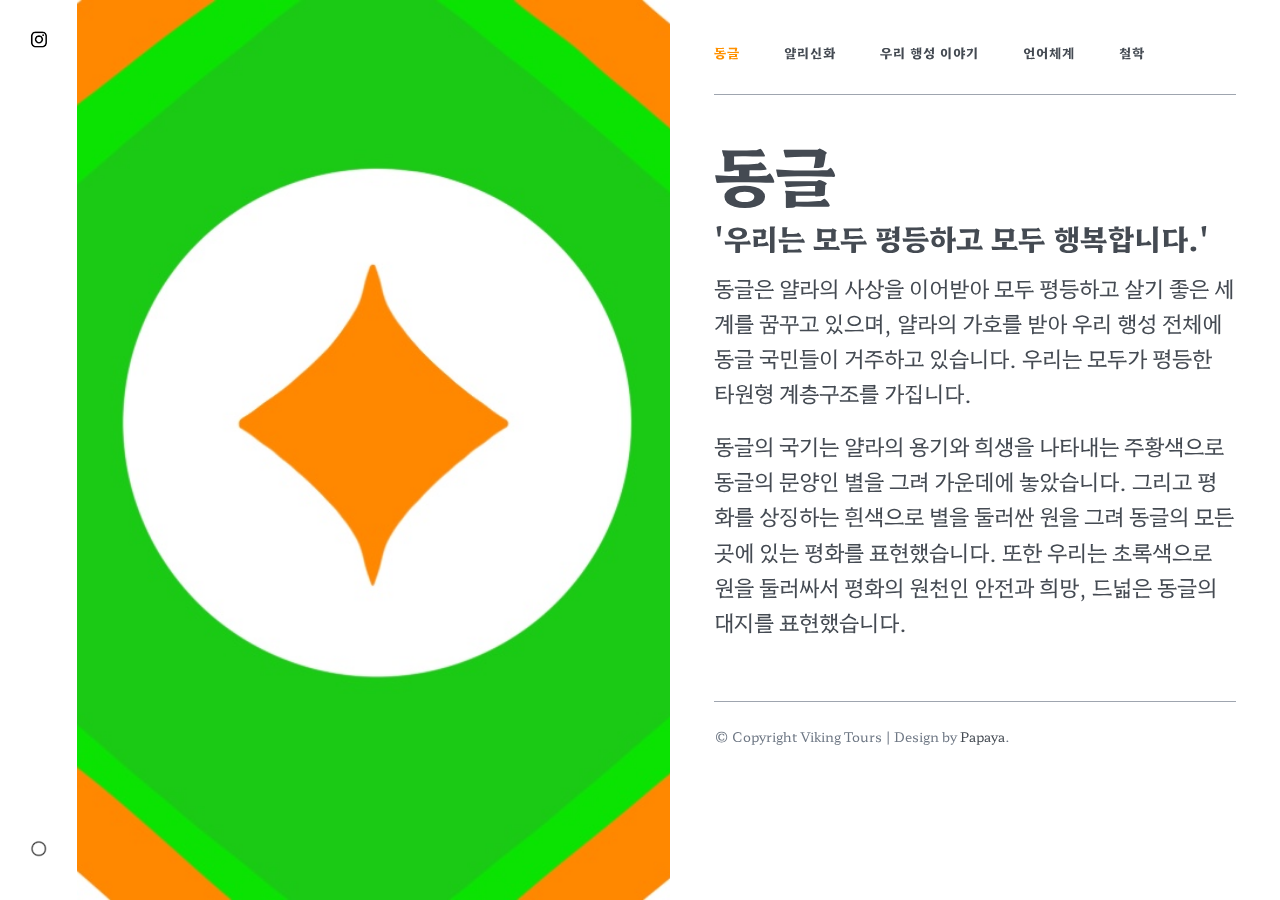
<file: index.html>
<!doctype html>
<html lang="en-us">

    <head>

        <!-- Meta -->
        <meta charset="utf-8">
        <meta http-equiv="x-ua-compatible" content="ie=edge">
        <meta name="viewport" content="width=device-width,initial-scale=1">

        <title>동글</title>
        <meta name="description" content="">

        <!-- The compiled CSS file -->
        <link rel="stylesheet" href="production.css">

        <!-- Web fonts -->
        <link rel="preconnect" href="https://fonts.googleapis.com">
        <link rel="preconnect" href="https://fonts.gstatic.com" crossorigin>
        <link href="https://fonts.googleapis.com/css2?family=Hahmlet&display=swap" rel="stylesheet">
        <style>
                body, h1, h2, h3, h4, h5, h6, p, span {
                     font-family: 'hahmlet'!important;
                             }
         </style>

        <!-- favicon.ico. Place these in the root directory. -->
        <link rel="shortcut icon" href="favicon.ico">

    </head>

    <body>


    <div class="grid-row">

                <!-- Header -->
        <header class="header full-width">

            <!-- Mobile header -->
            <div class="show-on-mobile pt1 pl2 pr2 mb1">
                <div class="border--bottom pt1">
                    <div class="grid-row grid-row--center pb1">
                        <div class="grid-column span-half">
                            <!-- Mobile logo -->
                            <div class="mb0"><img class="logo--mobile" src="동글로고 (2).png" alt="logo" title="동글"></div>
                        </div>
                        <div class="grid-column span-half align--right">
                            <!-- Mobile social links -->
                            <ul class="mobile-social-links list--inline">
                                <li class="mr1"><a class="link link--default" href="https://www.instagram.com/future_161/?next=%2F"><img class="icon" src="instagram.webp" alt="Instagram" title="future161"></a></li>
                            </ul>
                        </div>
                    </div>
                </div>
            </div>

            <!-- Desktop header -->
            <!-- Desktop logo -->
            <h1 class="hide-on-mobile logo-container absolute block full-width align--center"><img class="logo--desktop" src="동글로고 (2).png" alt="logo" title="동글"></h1>
            <!-- Social links -->
            <ul class="pt1 no-bullets align--center hide-on-mobile">
                <li><a class="link link--default" href="https://www.instagram.com/future_161/?next=%2F"><img class="icon" src="instagram.webp" alt="Instagram" title = 'future161'></a></li>

            </ul>

        </header>
        
        <!-- Hero image -->
        <div class="hero-container full-width show-on-mobile pt1 pl2 pr2">
            <div class="hero full-width full-height" style="background:rgba(0,0,0,0) url(동글\ 국기.jpeg) no-repeat scroll center center/cover"></div>
        </div>
        <div class="hide-on-mobile hero" style="background:rgba(0,0,0,0) url(동글\ 국기.jpeg) no-repeat scroll center center/cover"></div>

        <!-- Body -->
        <div class="body full-width pt1 pr2 pb2 pl2">
            <!-- Navigation -->
            <nav class="navigation border--bottom pt1">
                <ul class="no-bullets list--inline pb1 bold">
                    <li class="small mr2"><a class="link link--text current" href="index.html">동글</a></li>
                    <li class="small mr2"><a class="link link--text" href="얄리신화.html">얄리신화</a></li>
                    <li class="small mr2"><a class="link link--text" href="우리 행성 이야기.html">우리 행성 이야기</a></li>
                    <li class="small mr2"><a class="link link--text" href="언어체계.html">언어체계</a></li>
                    <li class="small"><a class="link link--text" href="철학.html">철학</a></li>
                </ul>
            </nav>
            <!-- Page Content -->
            <main class="content pt2 pb2">
                <h2>동글</h2>
                <h3>'우리는 모두 평등하고 모두 행복합니다.'</h3>
                <p>동글은 얄라의 사상을 이어받아 모두 평등하고 살기 좋은 세계를 꿈꾸고 있으며, 얄라의 가호를 받아 우리 행성 전체에 동글 국민들이 거주하고 있습니다. 우리는 모두가 평등한 타원형 계층구조를 가집니다. </p>
                    <p>동글의 국기는 얄라의 용기와 희생을 나타내는 주황색으로 동글의 문양인 별을 그려 가운데에 놓았습니다. 그리고 평화를 상징하는 흰색으로 별을 둘러싼 원을 그려 동글의 모든 곳에 있는 평화를 표현했습니다. 또한 우리는 초록색으로 원을 둘러싸서 평화의 원천인 안전과 희망, 드넓은 동글의 대지를 표현했습니다.</p>
            </main>
                        <!-- Footer -->
            <footer class="border--top pt1 pb1">
                <p class="text--gray small mb0">&copy; Copyright Viking Tours | Design by <a href="https://www.eatapapaya.com" class="link link--text">Papaya</a>.</p>
            </footer>
        </div><!-- end Body -->

    </div>

    </body>
</html>
</file>
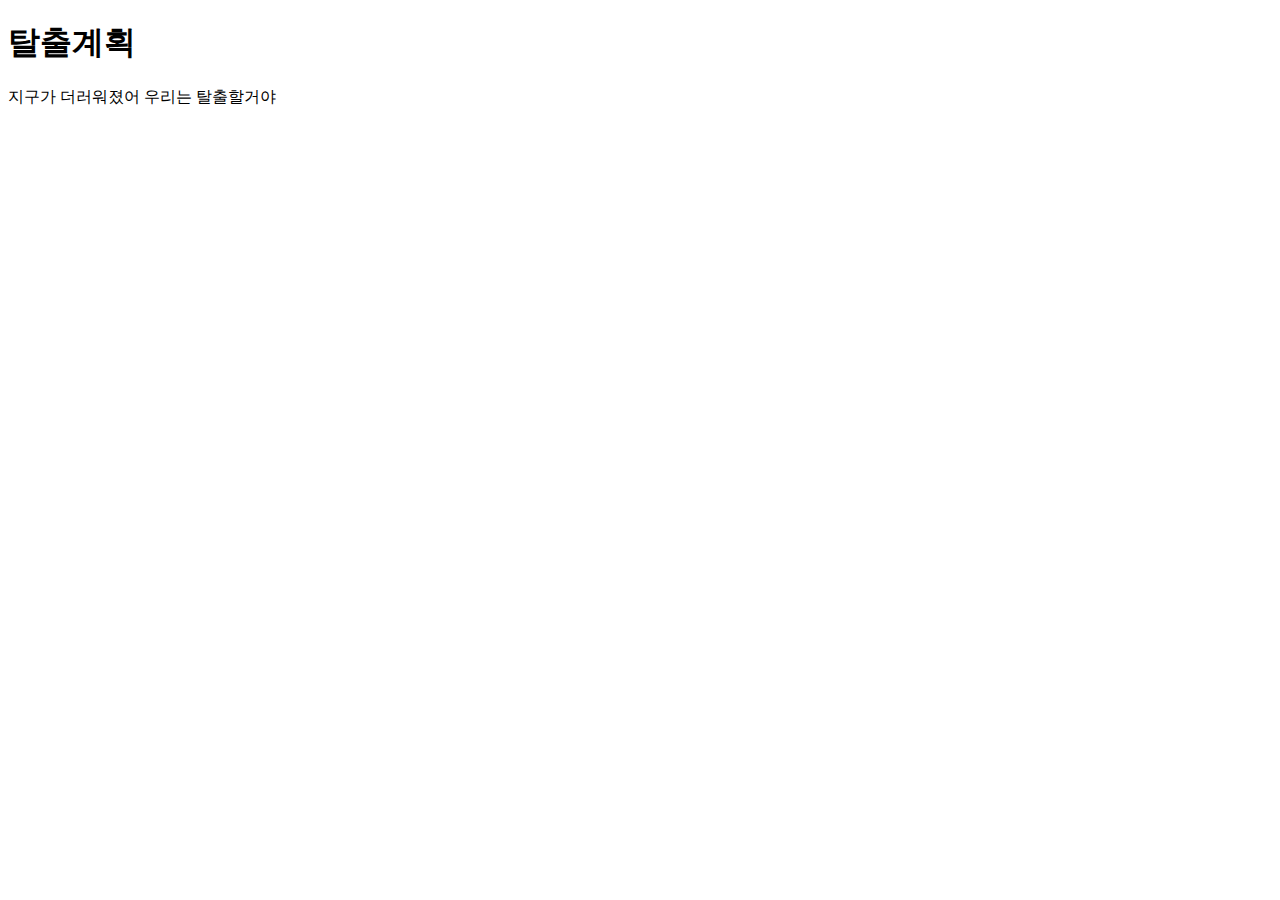
<file: home.html>
<!DOCTYPE html>
<html lang="en">
<head>
    <meta charset="UTF-8">
    <meta name="viewport" content="width=device-width, initial-scale=1.0">
    <title>Home</title>
</head>
<body>
   <h1>탈출계획</h1>
    지구가 더러워졌어 우리는 탈출할거야
    
</body>
</html>
</file>
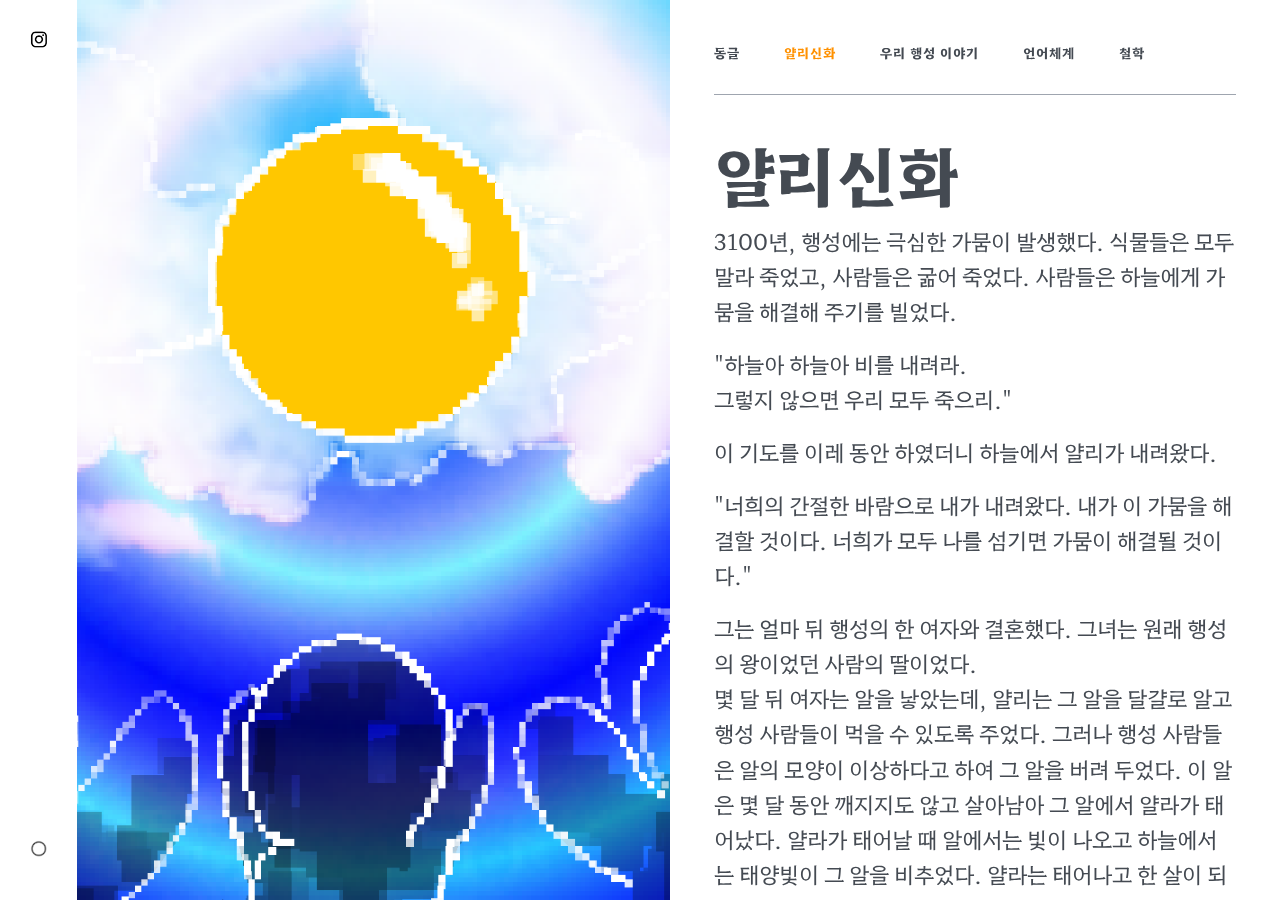
<file: 얄리신화.html>
<!doctype html>
<html lang="en-us">

    <head>

        <!-- Meta -->
        <meta charset="utf-8">
        <meta http-equiv="x-ua-compatible" content="ie=edge">
        <meta name="viewport" content="width=device-width,initial-scale=1">

        <title>동글</title>
        <meta name="description" content="">

        <!-- The compiled CSS file -->
        <link rel="stylesheet" href="production.css">

        <!-- Web fonts -->
        <link rel="preconnect" href="https://fonts.googleapis.com">
        <link rel="preconnect" href="https://fonts.gstatic.com" crossorigin>
        <link href="https://fonts.googleapis.com/css2?family=Hahmlet&display=swap" rel="stylesheet">
        <style>
                body, h1, h2, h3, h4, h5, h6, p, span {
                     font-family: 'hahmlet'!important;
                             }
         </style>

        <!-- favicon.ico. Place these in the root directory. -->
        <link rel="shortcut icon" href="favicon.ico">

    </head>

    <body>


    <div class="grid-row">

                <!-- Header -->
        <header class="header full-width">

            <!-- Mobile header -->
            <div class="show-on-mobile pt1 pl2 pr2 mb1">
                <div class="border--bottom pt1">
                    <div class="grid-row grid-row--center pb1">
                        <div class="grid-column span-half">
                            <!-- Mobile logo -->
                            <div class="mb0"><img class="logo--mobile" src="동글로고 (2).png" alt="logo" title="동글"></div>
                        </div>
                        <div class="grid-column span-half align--right">
                            <!-- Mobile social links -->
                            <ul class="mobile-social-links list--inline">
                                <li class="mr1"><a class="link link--default" href="https://www.instagram.com/future_161/?next=%2F"><img class="icon" src="instagram.webp" alt="Instagram" title="future161"></a></li>
                            </ul>
                        </div>
                    </div>
                </div>
            </div>

            <!-- Desktop header -->
            <!-- Desktop logo -->
            <h1 class="hide-on-mobile logo-container absolute block full-width align--center"><img class="logo--desktop" src="동글로고 (2).png" alt="logo" title="동글"></h1>
            <!-- Social links -->
            <ul class="pt1 no-bullets align--center hide-on-mobile">
                <li><a class="link link--default" href="https://www.instagram.com/future_161/?next=%2F"><img class="icon" src="instagram.webp" alt="Instagram" title = 'future161'></a></li>

            </ul>

        </header>
        
        <!-- Hero image -->
        <div class="hero-container full-width show-on-mobile pt1 pl2 pr2">
            <div class="hero full-width full-height" style="background:rgba(0,0,0,0) url(황금공.png) no-repeat scroll center center/cover"></div>
        </div>
        <div class="hide-on-mobile hero" style="background:rgba(0,0,0,0) url(황금공.png) no-repeat scroll center center/cover"></div>

        <!-- Body -->
        <div class="body full-width pt1 pr2 pb2 pl2">
            <!-- Navigation -->
            <nav class="navigation border--bottom pt1">
                <ul class="no-bullets list--inline pb1 bold">
                    <li class="small mr2"><a class="link link--text" href="index.html">동글</a></li>
                    <li class="small mr2"><a class="link link--text current" href="얄리신화.html">얄리신화</a></li>
                    <li class="small mr2"><a class="link link--text" href="우리 행성 이야기.html">우리 행성 이야기</a></li>
                    <li class="small mr2"><a class="link link--text" href="언어체계.html">언어체계</a></li>
                    <li class="small"><a class="link link--text" href="철학.html">철학</a></li>
                </ul>
            </nav>
            <!-- Page Content -->
            <main class="content pt2 pb2">
                <h2>얄리신화</h2>
                <p>3100년, 행성에는 극심한 가뭄이 발생했다. 식물들은 모두 말라 죽었고, 사람들은 굶어 죽었다.
                    사람들은 하늘에게 가뭄을 해결해 주기를 빌었다.</p>
                    <p>"하늘아 하늘아 비를 내려라.<br>
                    그렇지 않으면 우리 모두 죽으리."</p>
                    <p>이 기도를 이레 동안 하였더니 하늘에서 얄리가 내려왔다.</p>
                    <p>"너희의 간절한 바람으로 내가 내려왔다. 내가 이 가뭄을 해결할 것이다. 너희가 모두 나를 섬기면 가뭄이 해결될 것이다."</p>
                    <p>그는 얼마 뒤 행성의 한 여자와 결혼했다. 그녀는 원래 행성의 왕이었던 사람의 딸이었다.<br>
                    몇 달 뒤 여자는 알을 낳았는데, 얄리는 그 알을 달걀로 알고 행성 사람들이 먹을 수 있도록 주었다. 그러나 행성 사람들은 알의 모양이 이상하다고 하여 그 알을 버려 두었다. 이 알은 몇 달 동안 깨지지도 않고 살아남아 그 알에서 얄라가 태어났다. 얄라가 태어날 때 알에서는 빛이 나오고 하늘에서는 태양빛이 그 알을 비추었다.
                    얄라는 태어나고 한 살이 되지 않아 행성의 말을 유창하게 할 줄 알았다. 얄라가 한 살 때에는 마른 강가에 침을 뱉었더니 강이 다시 생기고 며칠 뒤에는 비가 내렸다. 행성은 다시 풍족해졌고, 사람들은 행복해졌다.</p>
                    <p>몇 년 뒤 얄라가 스무 살이 되었을 때에는 그의 어머니가 지병으로 죽었다. 몇 달 뒤에는 얄리가 슬픔을 이기지 못해 다시 하늘로 돌아갔다. 얄라는 혼자 남았다.</p>
                    <p>그런 얄라를 노리는 사람이 있었다. 청산은 얄리가 나타나기 전, 행성에 가뭄이 오기도 전에 행성의 왕이라고 불렸던 사람이다. 그는 자신이 이제는 권력이 없다는 사실을 인정할 수 없었다. 그는 얄리와 얄라가 자신의 행성을 무단 점거하고 있다고 믿었다. 그래서 그는 얄라를 없애려고 했다. 청산은 얄라가 자는 동안 그의 머리에 레이저를 쐈지만 얄라는 그 레이저를 피했다. 얄라의 아버지 얄리가 떠나기 전 두고 간 꼭두각시 인형인 얄라셩이 그날 밤 청산이 얄라의 머리에 레이저를 쏠 것이라는 걸 미리 알려주었던 것이다.<br>
                    얄라는 얄라셩의 도움을 받아 청산을 감옥에 넣었지만 나라에는 왕이 없어서 혼란스러웠다. 이때에 얄라는 행성 사람들에게 연설을 했다.</p>
                    <p>"나는 혼란스러운 행성을 바로잡기 위해 아버지 얄리가 남기고 간 아들 얄라이다. 내가 이제 그들을 평화롭게 할 테니 모두 나를 따르라."</p>
                    <p>사람들은 그가 얄리의 아들이라는 것을 깨닫고 환호했다. 얼마 안 가 얄라는 나라의 왕이 되었다. 왕은 나라의 이름을 동글이라 하였다. 동글은 왕의 마음씨로 인해 풍족해졌고, 나라의 사람들은 모두 행복해졌다.</p>
            </main>
                        <!-- Footer -->
            <footer class="border--top pt1 pb1">
                <p class="text--gray small mb0">&copy; Copyright Viking Tours | Design by <a href="https://www.eatapapaya.com" class="link link--text">Papaya</a>.</p>
            </footer>
        </div><!-- end Body -->

    </div>

    </body>
</html>
</file>
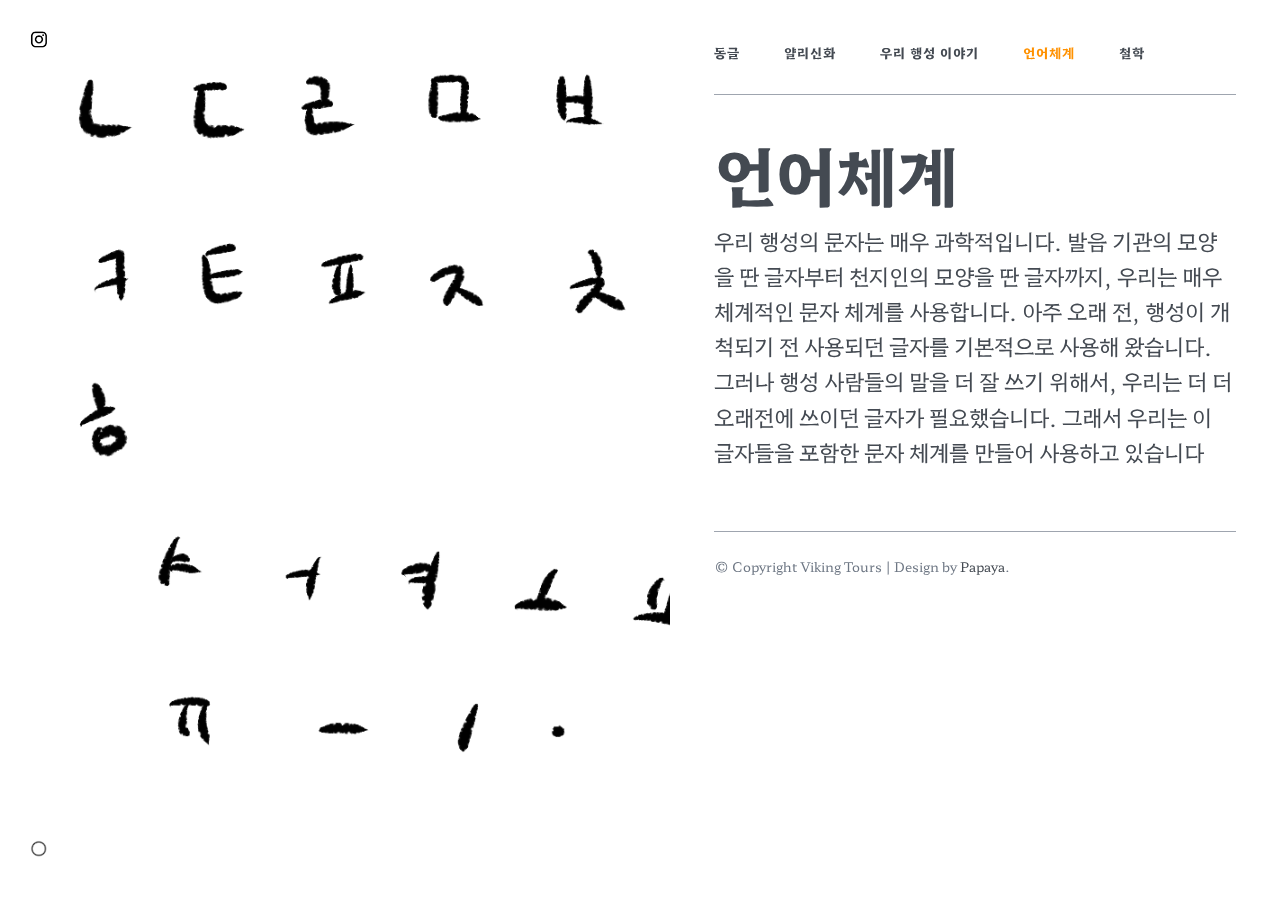
<file: 언어체계.html>
<!doctype html>
<html lang="en-us">

    <head>

        <!-- Meta -->
        <meta charset="utf-8">
        <meta http-equiv="x-ua-compatible" content="ie=edge">
        <meta name="viewport" content="width=device-width,initial-scale=1">

        <title>동글</title>
        <meta name="description" content="">

        <!-- The compiled CSS file -->
        <link rel="stylesheet" href="production.css">

        <!-- Web fonts -->
        <link rel="preconnect" href="https://fonts.googleapis.com">
        <link rel="preconnect" href="https://fonts.gstatic.com" crossorigin>
        <link href="https://fonts.googleapis.com/css2?family=Hahmlet&display=swap" rel="stylesheet">
        <style>
                body, h1, h2, h3, h4, h5, h6, p, span {
                     font-family: 'hahmlet'!important;
                             }
         </style>

        <!-- favicon.ico. Place these in the root directory. -->
        <link rel="shortcut icon" href="favicon.ico">

    </head>

    <body>


    <div class="grid-row">

                <!-- Header -->
        <header class="header full-width">

            <!-- Mobile header -->
            <div class="show-on-mobile pt1 pl2 pr2 mb1">
                <div class="border--bottom pt1">
                    <div class="grid-row grid-row--center pb1">
                        <div class="grid-column span-half">
                            <!-- Mobile logo -->
                            <div class="mb0"><img class="logo--mobile" src="동글로고 (2).png" alt="logo" title="동글"></div>
                        </div>
                        <div class="grid-column span-half align--right">
                            <!-- Mobile social links -->
                            <ul class="mobile-social-links list--inline">
                                <li class="mr1"><a class="link link--default" href="https://www.instagram.com/future_161/?next=%2F"><img class="icon" src="instagram.webp" alt="Instagram" title="future161"></a></li>
                            </ul>
                        </div>
                    </div>
                </div>
            </div>

            <!-- Desktop header -->
            <!-- Desktop logo -->
            <h1 class="hide-on-mobile logo-container absolute block full-width align--center"><img class="logo--desktop" src="동글로고 (2).png" alt="logo" title="동글"></h1>
            <!-- Social links -->
            <ul class="pt1 no-bullets align--center hide-on-mobile">
                <li><a class="link link--default" href="https://www.instagram.com/future_161/?next=%2F"><img class="icon" src="instagram.webp" alt="Instagram" title = 'future161'></a></li>

            </ul>

        </header>
        
        <!-- Hero image -->
        <div class="hero-container full-width show-on-mobile pt1 pl2 pr2">
            <div class="hero full-width full-height" style="background:rgba(0,0,0,0) url(언어체계.png) no-repeat scroll center center/cover"></div>
        </div>
        <div class="hide-on-mobile hero" style="background:rgba(0,0,0,0) url(언어체계.png) no-repeat scroll center center/cover"></div>

        <!-- Body -->
        <div class="body full-width pt1 pr2 pb2 pl2">
            <!-- Navigation -->
            <nav class="navigation border--bottom pt1">
                <ul class="no-bullets list--inline pb1 bold">
                    <li class="small mr2"><a class="link link--text" href="index.html">동글</a></li>
                    <li class="small mr2"><a class="link link--text" href="얄리신화.html">얄리신화</a></li>
                    <li class="small mr2"><a class="link link--text" href="우리 행성 이야기.html">우리 행성 이야기</a></li>
                    <li class="small mr2"><a class="link link--text current" href="언어체계.html">언어체계</a></li>
                    <li class="small"><a class="link link--text" href="철학.html">철학</a></li>
                </ul>
            </nav>
            <!-- Page Content -->
            <main class="content pt2 pb2">
                <h2>언어체계</h2>
                <p>우리 행성의 문자는 매우 과학적입니다. 발음 기관의 모양을 딴 글자부터 천지인의 모양을 딴 글자까지, 우리는 매우 체계적인 문자 체계를 사용합니다. 아주 오래 전, 행성이 개척되기 전 사용되던 글자를 기본적으로 사용해 왔습니다. 그러나 행성 사람들의 말을 더 잘 쓰기 위해서, 우리는 더 더 오래전에 쓰이던 글자가 필요했습니다. 그래서 우리는 이 글자들을 포함한 문자 체계를 만들어 사용하고 있습니다</p>
            </main>
                        <!-- Footer -->
            <footer class="border--top pt1 pb1">
                <p class="text--gray small mb0">&copy; Copyright Viking Tours | Design by <a href="https://www.eatapapaya.com" class="link link--text">Papaya</a>.</p>
            </footer>
        </div><!-- end Body -->

    </div>

    </body>
</html>
</file>
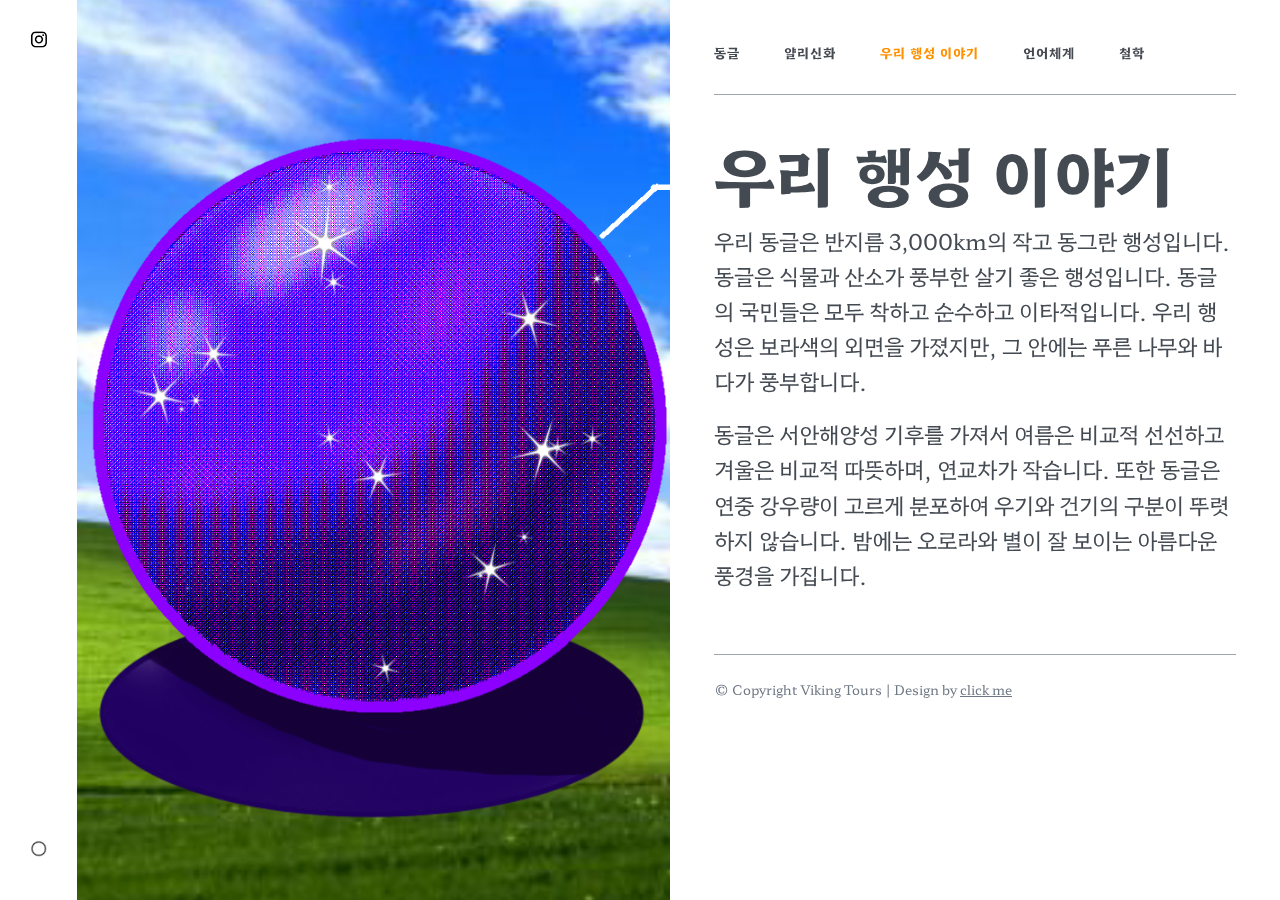
<file: 우리 행성 이야기.html>
<!doctype html>
<html lang="en-us">

    <head>

        <!-- Meta -->
        <meta charset="utf-8">
        <meta http-equiv="x-ua-compatible" content="ie=edge">
        <meta name="viewport" content="width=device-width,initial-scale=1">

        <title>동글</title>
        <meta name="description" content="">

        <!-- The compiled CSS file -->
        <link rel="stylesheet" href="production.css">

        <!-- Web fonts -->
        <link rel="preconnect" href="https://fonts.googleapis.com">
        <link rel="preconnect" href="https://fonts.gstatic.com" crossorigin>
        <link href="https://fonts.googleapis.com/css2?family=Hahmlet&display=swap" rel="stylesheet">
        <style>
                body, h1, h2, h3, h4, h5, h6, p, span {
                     font-family: 'hahmlet'!important;
                             }
         </style>

        <!-- favicon.ico. Place these in the root directory. -->
        <link rel="shortcut icon" href="favicon.ico">

    </head>

    <body>


    <div class="grid-row">

                <!-- Header -->
        <header class="header full-width">

            <!-- Mobile header -->
            <div class="show-on-mobile pt1 pl2 pr2 mb1">
                <div class="border--bottom pt1">
                    <div class="grid-row grid-row--center pb1">
                        <div class="grid-column span-half">
                            <!-- Mobile logo -->
                            <div class="mb0"><img class="logo--mobile" src="동글로고 (2).png" alt="logo" title="동글"></div>
                        </div>
                        <div class="grid-column span-half align--right">
                            <!-- Mobile social links -->
                            <ul class="mobile-social-links list--inline">
                                <li class="mr1"><a class="link link--default" href="https://www.instagram.com/future_161/?next=%2F"><img class="icon" src="instagram.webp" alt="Instagram" title="future161"></a></li>
                            </ul>
                        </div>
                    </div>
                </div>
            </div>

            <!-- Desktop header -->
            <!-- Desktop logo -->
            <h1 class="hide-on-mobile logo-container absolute block full-width align--center"><img class="logo--desktop" src="동글로고 (2).png" alt="logo" title="동글"></h1>
            <!-- Social links -->
            <ul class="pt1 no-bullets align--center hide-on-mobile">
                <li><a class="link link--default" href="https://www.instagram.com/future_161/?next=%2F"><img class="icon" src="instagram.webp" alt="Instagram" title = 'future161'></a></li>

            </ul>

        </header>
        
        <!-- Hero image -->
        <div class="hero-container full-width show-on-mobile pt1 pl2 pr2">
            <div class="hero full-width full-height" style="background:rgba(0,0,0,0) url(더좋은동글지도.png) no-repeat scroll center center/cover"></div>
        </div>
        <div class="hide-on-mobile hero" style="background:rgba(0,0,0,0) url(더좋은동글지도.png) no-repeat scroll center center/cover"></div>

        <!-- Body -->
        <div class="body full-width pt1 pr2 pb2 pl2">
            <!-- Navigation -->
            <nav class="navigation border--bottom pt1">
                <ul class="no-bullets list--inline pb1 bold">
                    <li class="small mr2"><a class="link link--text" href="index.html">동글</a></li>
                    <li class="small mr2"><a class="link link--text" href="얄리신화.html">얄리신화</a></li>
                    <li class="small mr2"><a class="link link--text current" href="우리 행성 이야기.html">우리 행성 이야기</a></li>
                    <li class="small mr2"><a class="link link--text" href="언어체계.html">언어체계</a></li>
                    <li class="small"><a class="link link--text" href="철학.html">철학</a></li>
                </ul>
            </nav>
            <!-- Page Content -->
            <main class="content pt2 pb2">
                <h2>우리 행성 이야기</h2>
                <p>우리 동글은 반지름 3,000km의 작고 동그란 행성입니다. 동글은 식물과 산소가 풍부한 살기 좋은 행성입니다. 동글의 국민들은 모두 착하고 순수하고 이타적입니다. 우리 행성은 보라색의 외면을 가졌지만, 그 안에는 푸른 나무와 바다가 풍부합니다.</p> <p> 동글은 서안해양성 기후를 가져서 여름은 비교적 선선하고 겨울은 비교적 따뜻하며, 연교차가 작습니다. 또한 동글은 연중 강우량이 고르게 분포하여 우기와 건기의 구분이 뚜렷하지 않습니다. 밤에는 오로라와 별이 잘 보이는 아름다운 풍경을 가집니다. </p>
            </main>
                        <!-- Footer -->
            <footer class="border--top pt1 pb1">
                <p class="text--gray small mb0">&copy; Copyright Viking Tours | Design by <a href="home.html" class="text--gray small mb0">click me</a></p>
        </div><!-- end Body -->

    </div>

    </body>
</html>
</file>
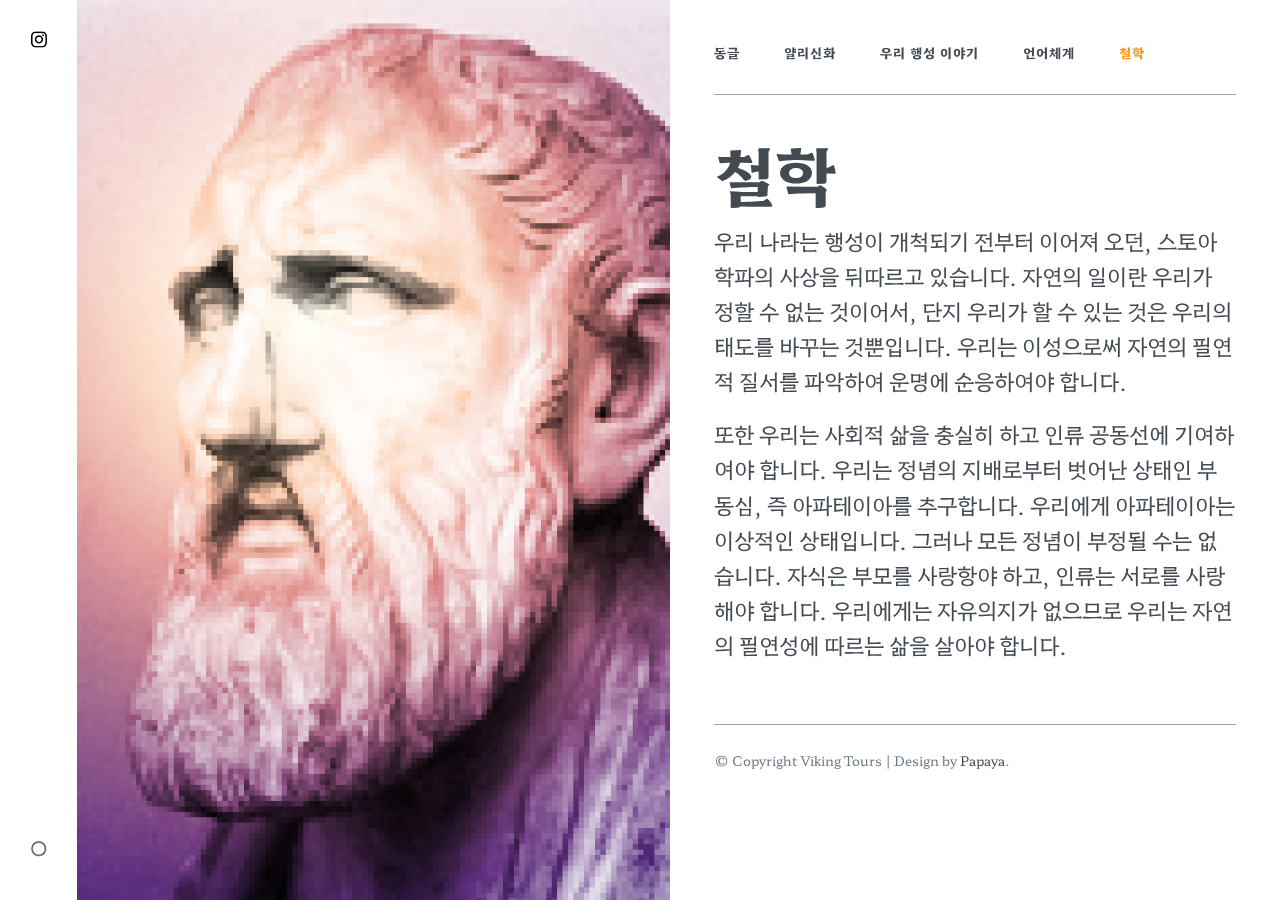
<file: 철학.html>
<!doctype html>
<html lang="en-us">

    <head>

        <!-- Meta -->
        <meta charset="utf-8">
        <meta http-equiv="x-ua-compatible" content="ie=edge">
        <meta name="viewport" content="width=device-width,initial-scale=1">

        <title>동글</title>
        <meta name="description" content="">

        <!-- The compiled CSS file -->
        <link rel="stylesheet" href="production.css">

        <!-- Web fonts -->
        <link rel="preconnect" href="https://fonts.googleapis.com">
        <link rel="preconnect" href="https://fonts.gstatic.com" crossorigin>
        <link href="https://fonts.googleapis.com/css2?family=Hahmlet&display=swap" rel="stylesheet">
        <style>
                body, h1, h2, h3, h4, h5, h6, p, span {
                     font-family: 'hahmlet'!important;
                             }
         </style>

        <!-- favicon.ico. Place these in the root directory. -->
        <link rel="shortcut icon" href="favicon.ico">

    </head>

    <body>


    <div class="grid-row">

                <!-- Header -->
        <header class="header full-width">

            <!-- Mobile header -->
            <div class="show-on-mobile pt1 pl2 pr2 mb1">
                <div class="border--bottom pt1">
                    <div class="grid-row grid-row--center pb1">
                        <div class="grid-column span-half">
                            <!-- Mobile logo -->
                            <div class="mb0"><img class="logo--mobile" src="동글로고 (2).png" alt="logo" title="동글"></div>
                        </div>
                        <div class="grid-column span-half align--right">
                            <!-- Mobile social links -->
                            <ul class="mobile-social-links list--inline">
                                <li class="mr1"><a class="link link--default" href="https://www.instagram.com/future_161/?next=%2F"><img class="icon" src="instagram.webp" alt="Instagram" title="future161"></a></li>
                            </ul>
                        </div>
                    </div>
                </div>
            </div>

            <!-- Desktop header -->
            <!-- Desktop logo -->
            <h1 class="hide-on-mobile logo-container absolute block full-width align--center"><img class="logo--desktop" src="동글로고 (2).png" alt="logo" title="동글"></h1>
            <!-- Social links -->
            <ul class="pt1 no-bullets align--center hide-on-mobile">
                <li><a class="link link--default" href="https://www.instagram.com/future_161/?next=%2F"><img class="icon" src="instagram.webp" alt="Instagram" title = 'future161'></a></li>

            </ul>

        </header>
        
        <!-- Hero image -->
        <div class="hero-container full-width show-on-mobile pt1 pl2 pr2">
            <div class="hero full-width full-height" style="background:rgba(0,0,0,0) url(스토.png) no-repeat scroll center center/cover"></div>
        </div>
        <div class="hide-on-mobile hero" style="background:rgba(0,0,0,0) url(스토.png) no-repeat scroll center center/cover"></div>

        <!-- Body -->
        <div class="body full-width pt1 pr2 pb2 pl2">
            <!-- Navigation -->
            <nav class="navigation border--bottom pt1">
                <ul class="no-bullets list--inline pb1 bold">
                    <li class="small mr2"><a class="link link--text" href="index.html">동글</a></li>
                    <li class="small mr2"><a class="link link--text" href="얄리신화.html">얄리신화</a></li>
                    <li class="small mr2"><a class="link link--text" href="우리 행성 이야기.html">우리 행성 이야기</a></li>
                    <li class="small mr2"><a class="link link--text" href="언어체계.html">언어체계</a></li>
                    <li class="small"><a class="link link--text current" href="철학.html">철학</a></li>
                </ul>
            </nav>
            <!-- Page Content -->
            <main class="content pt2 pb2">
                <h2>철학</h2>
                <p>우리 나라는 행성이 개척되기 전부터 이어져 오던, 스토아 학파의 사상을 뒤따르고 있습니다. 자연의 일이란 우리가 정할 수 없는 것이어서, 단지 우리가 할 수 있는 것은 우리의 태도를 바꾸는 것뿐입니다. 우리는 이성으로써 자연의 필연적 질서를 파악하여 운명에 순응하여야 합니다.</p> <p> 또한 우리는 사회적 삶을 충실히 하고 인류 공동선에 기여하여야 합니다. 우리는 정념의 지배로부터 벗어난 상태인 부동심, 즉 아파테이아를 추구합니다. 우리에게 아파테이아는 이상적인 상태입니다. 그러나 모든 정념이 부정될 수는 없습니다. 자식은 부모를 사랑항야 하고, 인류는 서로를 사랑해야 합니다. 우리에게는 자유의지가 없으므로 우리는 자연의 필연성에 따르는 삶을 살아야 합니다.
                </p>
            </main>
                        <!-- Footer -->
            <footer class="border--top pt1 pb1">
                <p class="text--gray small mb0">&copy; Copyright Viking Tours | Design by <a href="https://www.eatapapaya.com" class="link link--text">Papaya</a>.</p>
            </footer>
        </div><!-- end Body -->

    </div>

    </body>
</html>
</file>
<file: production.css>
/*! normalize.css v7.0.0 | MIT License | github.com/necolas/normalize.css */
html {
    line-height: 1.15;
    -ms-text-size-adjust: 100%;
    -webkit-text-size-adjust: 100%
}

body {
    margin: 0
}

article,
aside,
footer,
header,
nav,
section {
    display: block
}

h1 {
    font-size: 2em;
    margin: .67em 0
}

figcaption,
figure,
main {
    display: block
}

figure {
    margin: 1em 40px
}

hr {
    -webkit-box-sizing: content-box;
    box-sizing: content-box;
    height: 0;
    overflow: visible
}

pre {
    font-family: monospace, monospace;
    font-size: 1em
}

a {
    background-color: transparent;
    -webkit-text-decoration-skip: objects
}

abbr[title] {
    border-bottom: none;
    text-decoration: underline;
    -webkit-text-decoration: underline dotted;
    text-decoration: underline dotted
}

b,
strong {
    font-weight: inherit
}

b,
strong {
    font-weight: bolder
}

code,
kbd,
samp {
    font-family: monospace, monospace;
    font-size: 1em
}

dfn {
    font-style: italic
}

mark {
    background-color: #ff0;
    color: #000
}

small {
    font-size: 80%
}

sub,
sup {
    font-size: 75%;
    line-height: 0;
    position: relative;
    vertical-align: baseline
}

sub {
    bottom: -.25em
}

sup {
    top: -.5em
}

audio,
video {
    display: inline-block
}

audio:not([controls]) {
    display: none;
    height: 0
}

img {
    border-style: none
}

svg:not(:root) {
    overflow: hidden
}

button,
input,
optgroup,
select,
textarea {
    font-family: sans-serif;
    font-size: 100%;
    line-height: 1.15;
    margin: 0
}

button,
input {
    overflow: visible
}

button,
select {
    text-transform: none
}

[type=reset],
[type=submit],
button,
html [type=button] {
    -webkit-appearance: button
}

[type=button]::-moz-focus-inner,
[type=reset]::-moz-focus-inner,
[type=submit]::-moz-focus-inner,
button::-moz-focus-inner {
    border-style: none;
    padding: 0
}

[type=button]:-moz-focusring,
[type=reset]:-moz-focusring,
[type=submit]:-moz-focusring,
button:-moz-focusring {
    outline: 1px dotted ButtonText
}

fieldset {
    padding: .35em .75em .625em
}

legend {
    -webkit-box-sizing: border-box;
    box-sizing: border-box;
    color: inherit;
    display: table;
    max-width: 100%;
    padding: 0;
    white-space: normal
}

progress {
    display: inline-block;
    vertical-align: baseline
}

textarea {
    overflow: auto
}

[type=checkbox],
[type=radio] {
    -webkit-box-sizing: border-box;
    box-sizing: border-box;
    padding: 0
}

[type=number]::-webkit-inner-spin-button,
[type=number]::-webkit-outer-spin-button {
    height: auto
}

[type=search] {
    -webkit-appearance: textfield;
    outline-offset: -2px
}

[type=search]::-webkit-search-cancel-button,
[type=search]::-webkit-search-decoration {
    -webkit-appearance: none
}

::-webkit-file-upload-button {
    -webkit-appearance: button;
    font: inherit
}

details,
menu {
    display: block
}

summary {
    display: list-item
}

canvas {
    display: inline-block
}

template {
    display: none
}

[hidden] {
    display: none
}

blockquote,
caption,
dd,
dl,
fieldset,
figure,
form,
hr,
ol,
pre,
table,
td,
th,
ul {
    margin: 0;
    padding: 0
}

[tabindex='-1']:focus {
    outline: 0
}

body,
button,
input,
select,
textarea {
    -webkit-font-smoothing: antialiased;
    -webkit-text-size-adjust: 100%
}

a:active,
a:hover {
    outline: 0
}

[role=button],
a,
button,
input,
label,
select,
textarea {
    -ms-touch-action: manipulation;
    touch-action: manipulation
}

ol,
ul {
    margin-bottom: 0
}

ol ol,
ol ul,
ul ol,
ul ul {
    margin-bottom: 0
}

b,
strong {
    line-height: inherit
}

em,
i {
    font-style: italic;
    line-height: inherit
}

table {
    display: table;
    max-width: 100%
}

td,
th {
    line-height: 1.6rem;
    vertical-align: middle
}

th {
    text-align: left
}

form {
    font-size: 1rem
}

fieldset {
    border: 0;
    min-width: 0
}

legend {
    line-height: inherit;
    margin: 0
}

input,
optgroup,
select,
textarea {
    line-height: inherit
}

input,
label,
select {
    vertical-align: middle
}

input[type=file] {
    display: block;
    width: 100%
}

textarea {
    height: auto;
    resize: vertical
}

input:focus,
select:focus,
textarea:focus {
    outline: 0
}

.select select:focus:-moz-focusring {
    color: transparent;
    text-shadow: 0 0 0 #000
}

select[multiple],
select[size] {
    height: auto
}

.select--list:after {
    content: none !important
}

select::-ms-expand {
    display: none
}

option {
    color: #444a52;
    background-color: #fff
}

fieldset[disabled] input,
input[disabled],
input[readonly] {
    cursor: not-allowed;
    opacity: 1;
    pointer-events: none
}

button {
    line-height: inherit;
    vertical-align: middle
}

embed,
iframe,
img,
object {
    display: inline-block;
    vertical-align: middle
}

iframe {
    border: 0
}

img {
    border: 0;
    font-style: italic;
    height: auto;
    -ms-interpolation-mode: bicubic
}

svg {
    max-height: 100%
}

.gm-style img {
    max-width: none
}

html {
    -webkit-box-sizing: border-box;
    box-sizing: border-box;
    font-family: Cabin, Avenir, "Avenir Next", Trebuchet, Verdana, sans-serif;
    font-size: 18px;
    font-style: normal;
    font-weight: 400;
    min-height: 100%;
    -webkit-tap-highlight-color: transparent
}

*,
:after,
:before {
    -webkit-box-sizing: inherit;
    box-sizing: inherit
}

body {
    background-color: #ffffff !important;
    color: #444a52;
    line-height: 1.6rem;
    margin: 0;
    padding: 0;
    -moz-osx-font-smoothing: grayscale
}

::-moz-selection {
    background-color: #c03b2b;
    color: #fff;
    text-shadow: none
}

::selection {
    background-color: rgb(0, 0, 0);
    color: #fff;
    text-shadow: none
}

img::-moz-selection {
    background: 0 0
}

img::selection {
    background: 0 0
}

img::-moz-selection {
    background: 0 0
}

.btn {
    background-image: none;
    border-radius: 3px;
    border-style: solid;
    border-width: 1px;
    cursor: pointer;
    display: inline-block;
    font-family: Cabin, Avenir, "Avenir Next", Trebuchet, Verdana, sans-serif;
    font-size: 1rem;
    letter-spacing: 1px;
    font-weight: 700;
    line-height: 1.6rem;
    margin-bottom: 0;
    padding: .45rem 1rem .35rem;
    text-align: center;
    text-decoration: none;
    -ms-touch-action: manipulation;
    touch-action: manipulation;
    -webkit-transition: background-color .2s ease-out, background .2s ease-out, color .2s ease-out, border .2s ease-out;
    transition: background-color .2s ease-out, background .2s ease-out, color .2s ease-out, border .2s ease-out;
    -webkit-user-select: none;
    -moz-user-select: none;
    -ms-user-select: none;
    user-select: none;
    vertical-align: middle;
    white-space: nowrap;
    -webkit-appearance: none;
    -moz-appearance: none;
    appearance: none
}

.btn:focus,
.btn:hover {
    outline: 0;
    text-decoration: none
}

.btn:active {
    outline: 0;
    background-image: none
}

.btn.disabled,
.btn[disabled],
.btn[readonly],
fieldset[disabled] .btn {
    cursor: not-allowed !important;
    opacity: 1;
    pointer-events: none
}

a.btn.disabled,
fieldset[disabled] a.btn {
    pointer-events: none
}

.btn--default {
    background-color: #c03b2b;
    border-color: #c03b2b;
    color: #fff
}

.btn--default:focus,
.btn--default:hover {
    background-color: #962e22;
    border-color: #962e22
}

.btn--default:active {
    background-color: #6d2118;
    border-color: #6d2118
}

.btn--outline,
.btn--outline:visited {
    background-color: transparent;
    border-color: #9fa5af;
    border-width: 1px;
    color: #444a52
}

.btn--outline:focus,
.btn--outline:hover,
.btn--outline:visited:focus,
.btn--outline:visited:hover {
    background-color: transparent;
    border-color: #444a52
}

.btn--outline:active,
.btn--outline:visited:active {
    background-color: transparent;
    border-color: #9fa5af
}

.container {
    margin-left: auto;
    margin-right: auto;
    max-width: 1000px;
    width: 90%
}

canvas,
iframe,
img,
svg,
video {
    max-width: 100%
}

.logo-container {
    bottom: .6rem
}

.logo--mobile {
    max-height: 19px
}

.logo--desktop {
    max-width: 19px
}

.icon {
    max-width: 18px;
    max-height: 18px
}

.form-control {
    background-image: none;
    background: #fff;
    border: 1px solid #9fa5af;
    border-radius: 3px;
    color: #444a52;
    display: block;
    font-family: Cabin, Avenir, "Avenir Next", Trebuchet, Verdana, sans-serif;
    font-size: 1rem;
    line-height: 1.6rem;
    max-width: 100%;
    padding: .35rem .8rem .25rem;
    width: 100%;
    -moz-osx-font-smoothing: grayscale
}

.form-control:focus {
    border-color: #c03b2b
}

.label {
    cursor: default;
    display: inline-block;
    font-weight: 700;
    max-width: 100%
}

.legend {
    display: block;
    white-space: normal;
    width: 100%
}

.form--stacked .checkbox,
.form--stacked .input,
.form--stacked .label,
.form--stacked .radio,
.form--stacked .select,
.form--stacked .textarea {
    display: block;
    width: 100%
}

.form--inline .form-control {
    display: inline-block;
    vertical-align: middle;
    width: auto
}

.form--inline .checkbox,
.form--inline .radio {
    display: inline-block;
    vertical-align: middle
}

.select {
    color: #444a52;
    display: block;
    position: relative
}

.select select {
    background-color: #fff;
    border: 1px solid #9fa5af;
    border-radius: 3px;
    color: #444a52;
    cursor: pointer;
    display: inline-block;
    font-family: Cabin, Avenir, "Avenir Next", Trebuchet, Verdana, sans-serif;
    line-height: 1.6rem;
    margin: 0;
    outline: 0;
    padding: .35rem .8rem .25rem;
    width: 100%;
    -webkit-appearance: none;
    -moz-appearance: none;
    appearance: none
}

.select select>option {
    background-color: #fff
}

.select:after {
    border-top: 5px solid;
    border-right: 5px solid transparent;
    border-bottom: 5px solid transparent;
    border-left: 5px solid transparent;
    content: "";
    display: inline-block;
    height: 0;
    margin-top: -2px;
    pointer-events: none;
    position: absolute;
    right: 13px;
    top: 50%;
    width: 0
}

::-webkit-input-placeholder {
    color: #9fa5af;
    -webkit-font-smoothing: antialiased
}

::-moz-placeholder {
    color: #9fa5af;
    -moz-osx-font-smoothing: grayscale
}

:-ms-input-placeholder {
    color: #9fa5af
}

.grid-row {
    display: -webkit-box;
    display: -ms-flexbox;
    display: flex;
    -webkit-box-flex: 0;
    -ms-flex: 0 1 auto;
    flex: 0 1 auto;
    -webkit-box-orient: horizontal;
    -webkit-box-direction: normal;
    -ms-flex-direction: row;
    flex-direction: row;
    -ms-flex-wrap: wrap;
    flex-wrap: wrap;
    margin: 0 -.8rem
}

.grid-column {
    -webkit-box-flex: 1;
    -ms-flex: 1 0 0%;
    flex: 1 0 0%;
    padding: 0 .8rem
}

.grid-row--flex-cells>.grid-column {
    display: -webkit-box;
    display: -ms-flexbox;
    display: flex
}

.grid-row--top {
    -webkit-box-align: start;
    -ms-flex-align: start;
    align-items: flex-start
}

.grid-row--center {
    -webkit-box-align: center;
    -ms-flex-align: center;
    align-items: center
}

.grid-row--bottom {
    -webkit-box-align: end;
    -ms-flex-align: end;
    align-items: flex-end
}

.column--top {
    -ms-flex-item-align: start;
    align-self: flex-start
}

.column--center {
    -ms-flex-item-align: center;
    align-self: center
}

.column--bottom {
    -ms-flex-item-align: end;
    align-self: flex-end
}

.span-12,
.span-whole {
    -ms-flex-preferred-size: 100%;
    flex-basis: 100%;
    max-width: 100%
}

.span-6,
.span-half {
    -ms-flex-preferred-size: 50%;
    flex-basis: 50%;
    max-width: 50%
}

.span-4,
.span-one-third {
    -ms-flex-preferred-size: 33.33333%;
    flex-basis: 33.33333%;
    max-width: 33.33333%
}

.span-8,
.span-two-thirds {
    -ms-flex-preferred-size: 66.66667%;
    flex-basis: 66.66667%;
    max-width: 66.66667%
}

.span-3,
.span-one-fourth {
    -ms-flex-preferred-size: 25%;
    flex-basis: 25%;
    max-width: 25%
}

.span-two-fourths {
    -ms-flex-preferred-size: 50%;
    flex-basis: 50%;
    max-width: 50%
}

.span-9,
.span-three-fourths {
    -ms-flex-preferred-size: 75%;
    flex-basis: 75%;
    max-width: 75%
}

.span-one-fifth {
    -ms-flex-preferred-size: 20%;
    flex-basis: 20%;
    max-width: 20%
}

.span-two-fifths {
    -ms-flex-preferred-size: 40%;
    flex-basis: 40%;
    max-width: 40%
}

.span-three-fifths {
    -ms-flex-preferred-size: 60%;
    flex-basis: 60%;
    max-width: 60%
}

.span-four-fifths {
    -ms-flex-preferred-size: 80%;
    flex-basis: 80%;
    max-width: 80%
}

.span-1 {
    -ms-flex-preferred-size: 8.33333%;
    flex-basis: 8.33333%;
    max-width: 8.33333%
}

.span-2 {
    -ms-flex-preferred-size: 16.66667%;
    flex-basis: 16.66667%;
    max-width: 16.66667%
}

.span-5 {
    -ms-flex-preferred-size: 41.66667%;
    flex-basis: 41.66667%;
    max-width: 41.66667%
}

.span-7 {
    -ms-flex-preferred-size: 58.33333%;
    flex-basis: 58.33333%;
    max-width: 58.33333%
}

.span-10 {
    -ms-flex-preferred-size: 83.33333%;
    flex-basis: 83.33333%;
    max-width: 83.33333%
}

.span-11 {
    -ms-flex-preferred-size: 91.66667%;
    flex-basis: 91.66667%;
    max-width: 91.66667%
}

.offset-12 {
    margin-left: 100%
}

.offset-6,
.offset-half {
    margin-left: 50%
}

.offset-4,
.offset-one-third {
    margin-left: 33.33333%
}

.offset-8,
.offset-two-thirds {
    margin-left: 66.66667%
}

.offset-3,
.offset-one-fourth {
    margin-left: 25%
}

.offset-two-fourths {
    margin-left: 50%
}

.offset-9,
.offset-three-fourths {
    margin-left: 75%
}

.offset-one-fifth {
    margin-left: 20%
}

.offset-two-fifths {
    margin-left: 40%
}

.offset-three-fifths {
    margin-left: 60%
}

.offset-four-fifths {
    margin-left: 80%
}

.offset-1 {
    margin-left: 8.33333%
}

.offset-2 {
    margin-left: 16.66667%
}

.offset-5 {
    margin-left: 41.66667%
}

.offset-7 {
    margin-left: 58.33333%
}

.offset-10 {
    margin-left: 83.33333%
}

.offset-11 {
    margin-left: 91.66667%
}

.default-links a,
.default-links a:link,
.default-links a:visited,
.link,
.link:link,
.link:visited {
    color: #c03b2b;
    text-decoration: none;
    -webkit-transition: color .2s ease-out;
    transition: color .2s ease-out
}

.default-links a:focus,
.default-links a:hover,
.link:focus,
.link:hover {
    color: #9a2f23
}

.default-links a:active,
.link:active {
    background-image: none;
    color: #81281d;
    outline: 0;
    -webkit-transition: color .2s ease-out;
    transition: color .2s ease-out
}

.link--text,
.link--text:link,
.link--text:visited {
    color: #444a52
}

.link--text:focus,
.link--text:hover {
    color: #ff9100
}

.link--text:active {
    color: #ff9100
}

.no-bullets {
    list-style: none
}

.list--indented {
    padding-left: 2.4rem
}

.list--inline {
    font-size: 0
}

.list--inline li {
    display: inline-block;
    font-size: 1rem
}

.navigation {
    text-transform: uppercase
}

.navigation .current {
    color: #ff9100 !important
}

.navigation li {
    letter-spacing: 1px
}

.hero-container {
    height: 200px
}

.h1,
h1 {
    font-size: 2.3rem
}

.h2,
h2 {
    font-size: 2.3rem
}

.h3,
h3 {
    font-size: 1.333rem
}

.h4,
dl,
h4,
ol,
p,
ul {
    font-size: 1rem
}

.h5,
h5 {
    font-size: .75rem
}

.h6,
.small,
h6,
small {
    font-size: .75rem
}

h1,
h2,
h3,
h4,
h5,
h6 {
    font-family: "Playfair Display", Times, serif;
    font-weight: 700;
    line-height: 1;
    margin-top: 0;
    margin-bottom: .8rem;
    text-rendering: optimizeLegibility
}

h6 {
    color: #6e7784
}

.h1,
.h2,
.h3,
.h4,
.h5,
.h6 {
    line-height: 1;
    margin-bottom: .8rem
}

p {
    margin: 0 auto .8rem auto
}

.small,
small {
    font-size: .6rem !important
}

hr {
    border: 0;
    border-top: 1px solid #9fa5af;
    display: block;
    height: 1px
}

.blockquote {
    border-left: 4px solid #9fa5af;
    font-family: Cabin, Avenir, "Avenir Next", Trebuchet, Verdana, sans-serif;
    font-size: 1.333rem;
    font-style: italic;
    max-width: 100%;
    margin-bottom: .8rem;
    padding-left: 1.2rem
}

.blockquote:after,
.blockquote:before {
    content: ""
}

.bold {
    font-weight: 700
}

.regular {
    font-weight: 400
}

.italic {
    font-style: italic
}

.align--left {
    text-align: left
}

.align--center {
    text-align: center
}

.align--right {
    text-align: right
}

.align--justify {
    text-align: justify
}

.line-height--base {
    line-height: 1.6rem
}

.line-height--heading {
    line-height: 1
}

.font--heading {
    font-family: "Playfair Display", Times, serif
}

.font--reading {
    font-family: "Playfair Display", Times, serif
}

.font--ui {
    font-family: Cabin, Avenir, "Avenir Next", Trebuchet, Verdana, sans-serif
}

.border--full {
    border-color: #9fa5af;
    border-style: solid;
    border-width: 1px
}

.border--top {
    border-top-color: #9fa5af;
    border-top-style: solid;
    border-top-width: 1px
}

.border--right {
    border-right-color: #9fa5af;
    border-right-style: solid;
    border-right-width: 1px
}

.border--bottom {
    border-bottom-color: #9fa5af;
    border-bottom-style: solid;
    border-bottom-width: 1px
}

.border--left {
    border-left-color: #9fa5af;
    border-left-style: solid;
    border-left-width: 1px
}

.border--none {
    border: 0
}

.rounded {
    border-radius: 3px
}

.rounded--top {
    border-radius: 3px 3px 0 0
}

.rounded--right {
    border-radius: 0 3px 3px 0
}

.rounded--bottom {
    border-radius: 0 0 3px 3px
}

.rounded--left {
    border-radius: 3px 0 0 3px
}

.circle {
    border-radius: 50%
}

.text--white {
    color: #fff
}

.text--lightest-gray {
    color: #d1d4d9
}

.text--light-gray {
    color: #9fa5af
}

.text--gray {
    color: #6e7784
}

.text--dark-gray {
    color: #444a52
}

.text--darkest-gray {
    color: #1b1d20
}

.text--primary-color {
    color: #c03b2b
}

.text--secondary-color {
    color: #f5f4f0
}

.text--tertiary-color {
    color: #428bca
}

.bg--white {
    background-color: #fff
}

.bg--lightest-gray {
    background-color: #d1d4d9
}

.bg--light-gray {
    background-color: #9fa5af
}

.bg--gray {
    background-color: #6e7784
}

.bg--dark-gray {
    background-color: #444a52
}

.bg--darkest-gray {
    background-color: #1b1d20
}

.bg--primary-color {
    background-color: #ffffff
}

.bg--secondary-color {
    background-color: #fff
}

.bg--tertiary-color {
    background-color: #428bca
}

.m0 {
    margin: 0
}

.mt0 {
    margin-top: 0
}

.mr0 {
    margin-right: 0
}

.mb0 {
    margin-bottom: 0
}

.ml0 {
    margin-left: 0
}

.m1 {
    margin: .8rem
}

.mt1 {
    margin-top: .8rem
}

.mr1 {
    margin-right: .8rem
}

.mb1 {
    margin-bottom: .8rem
}

.ml1 {
    margin-left: .8rem
}

.m2 {
    margin: 2rem
}

.mt2 {
    margin-top: 2rem
}

.mr2 {
    margin-right: 2rem
}

.mb2 {
    margin-bottom: 2rem
}

.ml2 {
    margin-left: 2rem
}

.m3 {
    margin: 3.2rem
}

.mt3 {
    margin-top: 3.2rem
}

.mr3 {
    margin-right: 3.2rem
}

.mb3 {
    margin-bottom: 3.2rem
}

.ml3 {
    margin-left: 3.2rem
}

.m4 {
    margin: 4.4rem
}

.mt4 {
    margin-top: 4.4rem
}

.mr4 {
    margin-right: 4.4rem
}

.mb4 {
    margin-bottom: 4.4rem
}

.ml4 {
    margin-left: 4.4rem
}

.p-mb {
    margin-bottom: .8rem
}

.centered {
    margin-right: auto;
    margin-left: auto
}

.p0 {
    padding: 0
}

.pt0 {
    padding-top: 0
}

.pr0 {
    padding-right: 0
}

.pb0 {
    padding-bottom: 0
}

.pl0 {
    padding-left: 0
}

.p1 {
    padding: .8rem
}

.pt1 {
    padding-top: .8rem
}

.pr1 {
    padding-right: .8rem
}

.pb1 {
    padding-bottom: .8rem
}

.pl1 {
    padding-left: .8rem
}

.p2 {
    padding: 2rem
}

.pt2 {
    padding-top: 2rem
}

.pr2 {
    padding-right: 2rem
}

.pb2 {
    padding-bottom: 2rem
}

.pl2 {
    padding-left: 2rem
}

.p3 {
    padding: 3.2rem
}

.pt3 {
    padding-top: 3.2rem
}

.pr3 {
    padding-right: 3.2rem
}

.pb3 {
    padding-bottom: 3.2rem
}

.pl3 {
    padding-left: 3.2rem
}

.p4 {
    padding: 4.4rem
}

.pt4 {
    padding-top: 4.4rem
}

.pr4 {
    padding-right: 4.4rem
}

.pb4 {
    padding-bottom: 4.4rem
}

.pl4 {
    padding-left: 4.4rem
}

.relative {
    position: relative
}

.absolute {
    position: absolute
}

.fixed {
    position: fixed
}

.top--0 {
    top: 0
}

.right--0 {
    right: 0
}

.bottom--0 {
    bottom: 0
}

.left--0 {
    left: 0
}

.z1 {
    z-index: 1
}

.z2 {
    z-index: 2
}

.z3 {
    z-index: 3
}

.z4 {
    z-index: 4
}

.z5 {
    z-index: 5
}

.vertical--top {
    vertical-align: top
}

.vertical--middle {
    vertical-align: middle
}

.vertical--bottom {
    vertical-align: bottom
}

.block {
    display: block
}

.inline-block {
    display: inline-block
}

.inline {
    display: inline
}

.flex {
    display: -webkit-box;
    display: -ms-flexbox;
    display: flex
}

.overflow--scroll {
    overflow: scroll
}

.overflow--hidden {
    overflow: hidden
}

.overflow--visible {
    overflow: visible
}

.overflow--auto {
    overflow: auto
}

.show-on-mobile {
    display: none !important
}

.float--left {
    float: left
}

.float--right {
    float: right
}

.float--none {
    float: none
}

.full-width {
    width: 100%
}

.half-width {
    width: 50%
}

.full-height {
    height: 100%
}

.fit {
    max-width: 100%
}

.clearfix:after,
.clearfix:before {
    content: "";
    display: table
}

.clearfix:after {
    clear: both
}

@media screen and (min-width:1200px) {
    html {
        font-size: 22px
    }

    .header {
        position: fixed;
        top: 0;
        left: 0;
        bottom: 0;
        width: 3.5rem
    }

    .hero {
        position: fixed;
        top: 0;
        left: 3.5rem;
        bottom: 0;
        width: calc(100% - 610px - 3.5rem)
    }

    .body {
        position: fixed;
        top: 0;
        right: 0;
        bottom: 0;
        max-width: 610px;
        overflow-y: scroll
    }

    .h1,
    h1 {
        font-size: 3rem
    }

    .h2,
    h2 {
        font-size: 3rem
    }

    .h3,
    h3 {
        font-size: 1.333rem
    }

    .h4,
    dl,
    h4,
    ol,
    p,
    ul {
        font-size: 1rem
    }

    .h5,
    h5 {
        font-size: .75rem
    }

    .h6,
    .small,
    h6,
    small {
        font-size: .75rem
    }
}

@media screen and (max-width:1200px) {

    input,
    select,
    textarea {
        font-size: 16px
    }

    .btn {
        display: block;
        margin-bottom: .8rem
    }

    .navigation {
        margin-top: -.5rem
    }

    .block-on-mobile,
    .show-on-mobile {
        display: block !important
    }

    .hide-on-mobile {
        display: none !important
    }
}

@media screen and (max-width:500px) {
    .grid-row {
        margin: 0 auto
    }

    .grid-column {
        -webkit-box-flex: 1;
        -ms-flex-positive: 1;
        flex-grow: 1;
        -ms-flex-preferred-size: 100%;
        flex-basis: 100%;
        max-width: 100%;
        padding: 0;
        margin-left: 0
    }

    .list--inline li {
        display: block
    }

    .mobile-social-links {
        display: none
    }

    .align--center-on-tiny {
        text-align: center
    }
}
</file>
